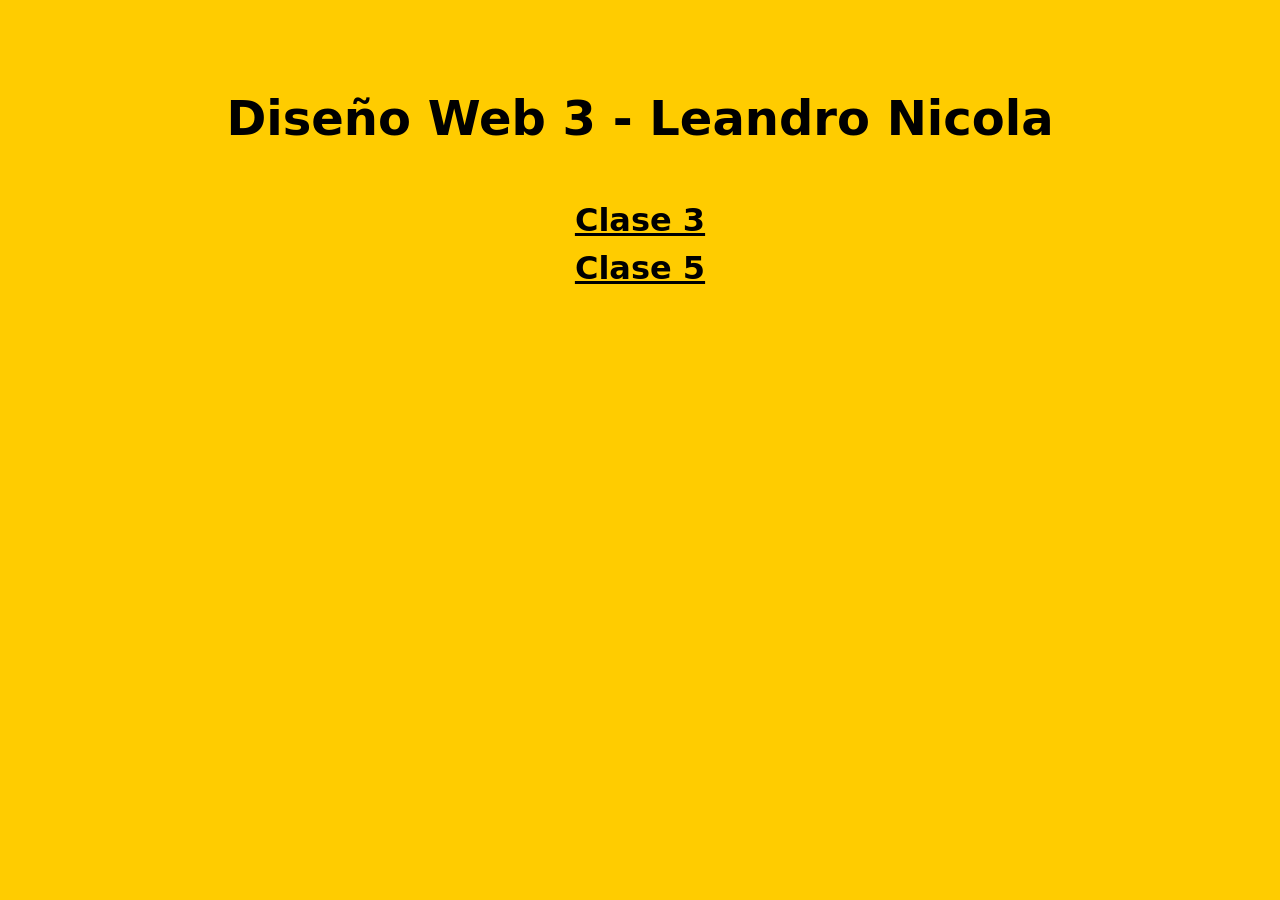
<file: index.html>
<!DOCTYPE html>
<html lang="en">
<head>
    <meta charset="UTF-8">
    <meta name="viewport" content="width=device-width, initial-scale=1.0">
    <title>Incio Diseño Web 3</title>
    <link rel="stylesheet" href="style.css">
</head>
<body>
    <h1>Diseño Web 3 - Leandro Nicola</h1>
    <div id="btn-clases">
        <a href="clase3/index.html">Clase 3</a>
        <a href="clase5/plantilla/index.html">Clase 5</a>
    </div>
</body>
</html>
</file>
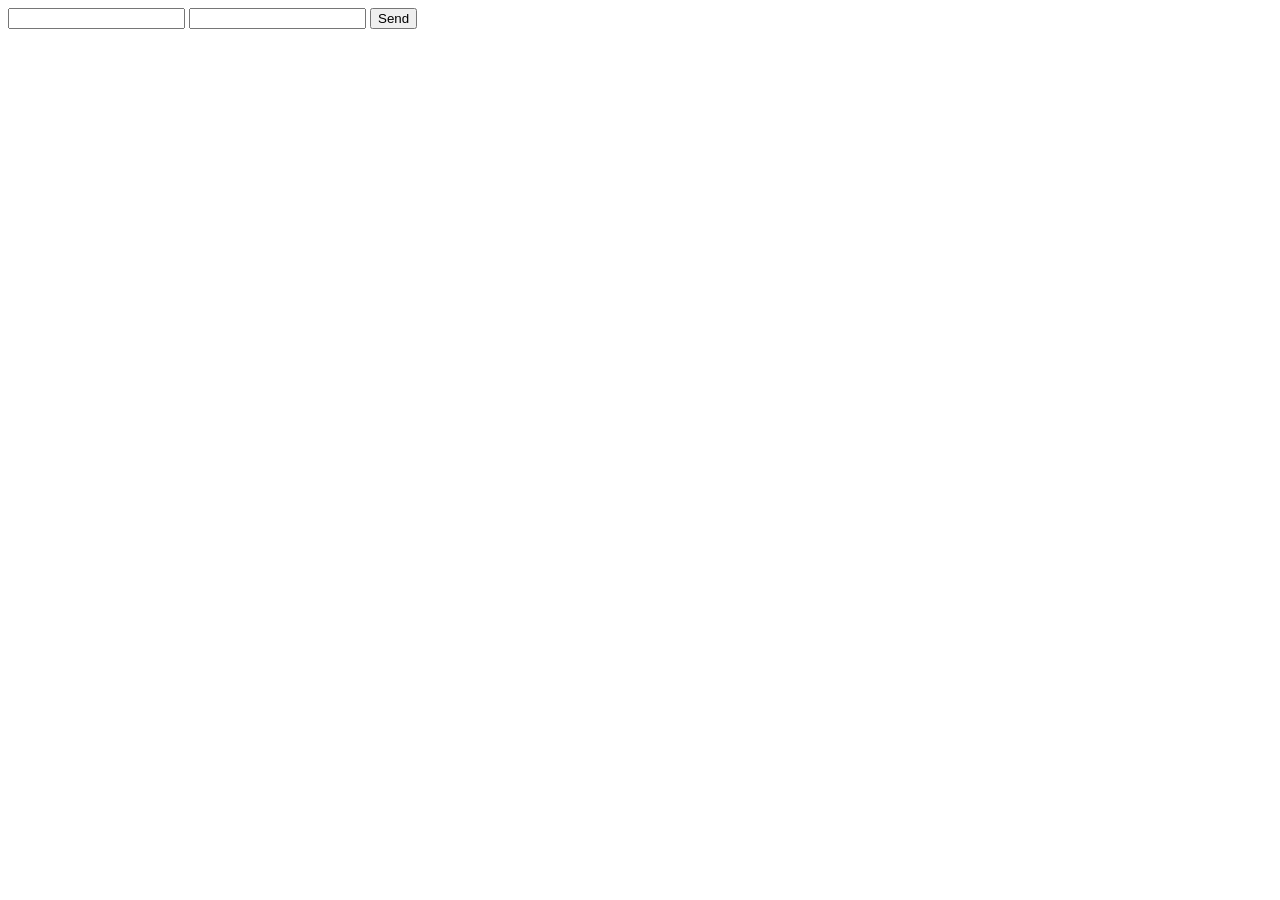
<file: clase5/index.html>
<!DOCTYPE html>
<html lang="en">
<head>
    <meta charset="UTF-8">
    <meta name="viewport" content="width=device-width, initial-scale=1.0">
    <title>Document</title>
</head>
<body>
    <form action="https://formsubmit.co/leandronicolaburguez@gmail.com" method="POST">
     <input type="text" name="name" required>
     <input type="email" name="email" required>
     <input type="hidden" name="_template" value="table">
     <button type="submit">Send</button>
</form>
</body>
</html>
</file>
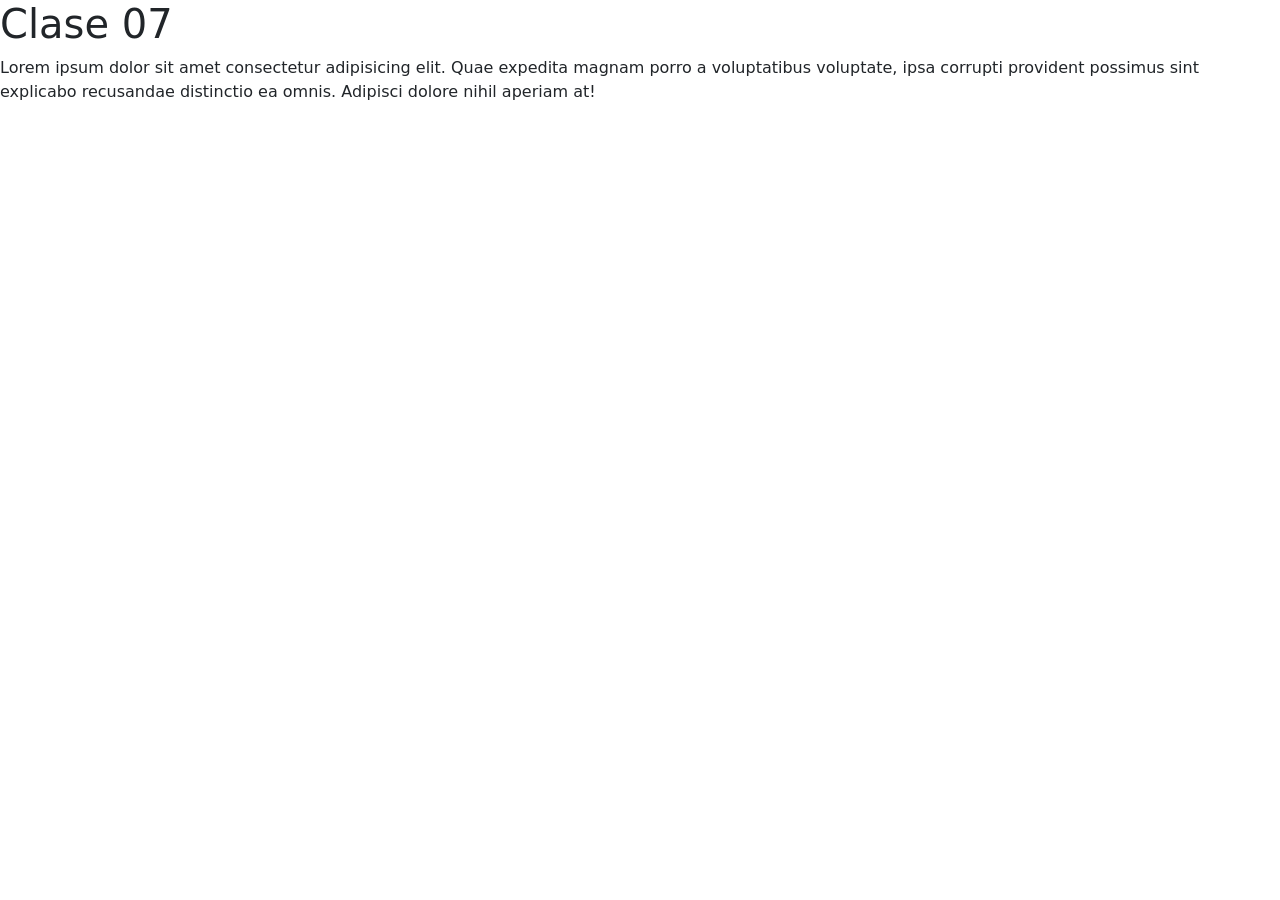
<file: clase7/index.html>
<!DOCTYPE html>
<html lang="en">
<head>
    <meta charset="UTF-8">
    <meta name="viewport" content="width=device-width, initial-scale=1.0">
    <title>Clase 7 - boostrap</title>
    <link rel="stylesheet" href="bootstrap-5.3.8-dist/css/bootstrap.css">
</head>
<body>
    <h1>Clase 07</h1>
    <p>Lorem ipsum dolor sit amet consectetur adipisicing elit. Quae expedita magnam porro a voluptatibus voluptate, ipsa corrupti provident possimus sint explicabo recusandae distinctio ea omnis. Adipisci dolore nihil aperiam at!</p>
    <h2></h2>
</body>
</html>
</file>
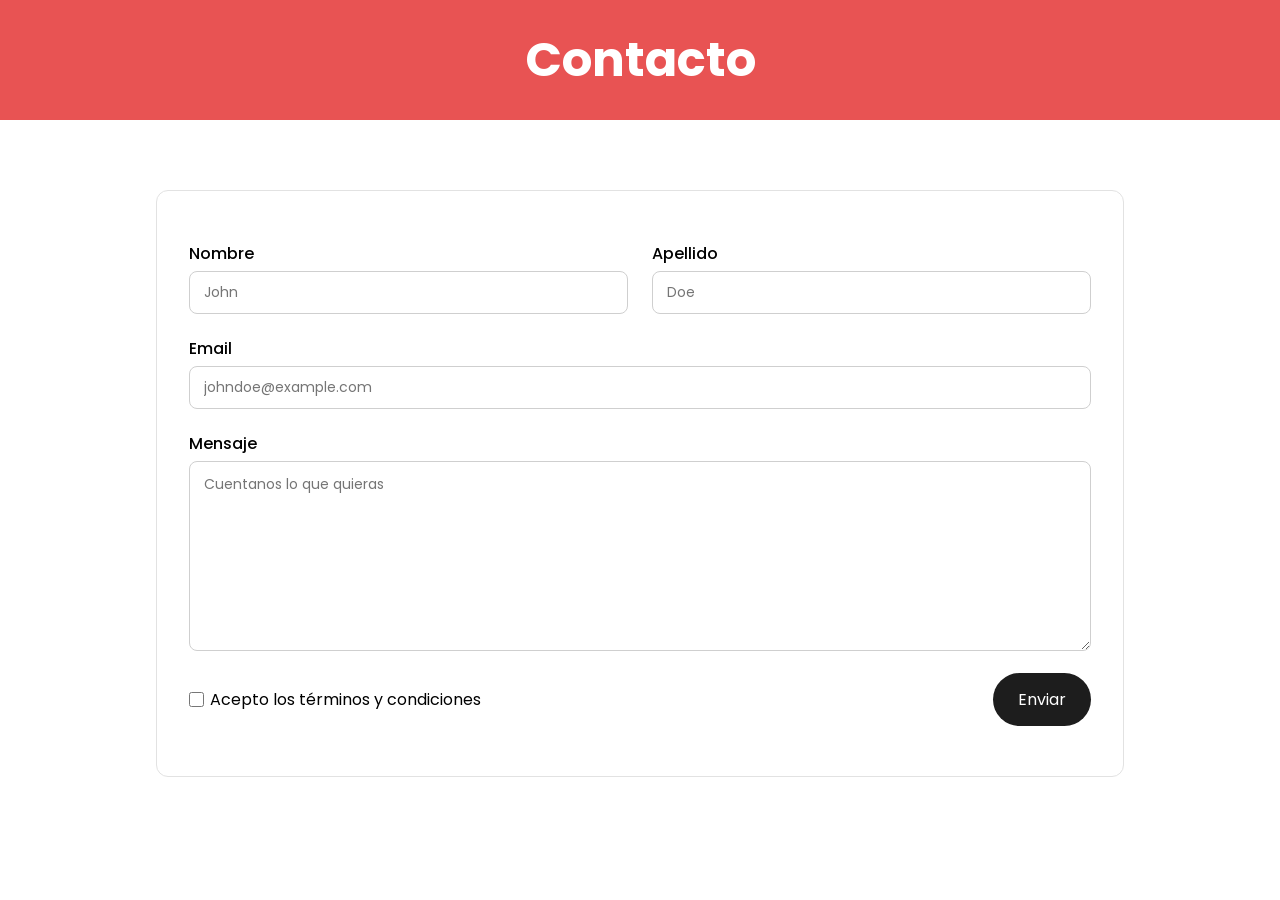
<file: clase5/plantilla/index.html>
<!doctype html>
<html lang="es">

<head>
    <meta charset="UTF-8" />
    <meta name="viewport" content="width=device-width, initial-scale=1.0" />
    <title>Formularios</title>
    <link rel="stylesheet" href="css/estilos.css" />
    <link rel="preconnect" href="https://fonts.googleapis.com" />
    <link rel="preconnect" href="https://fonts.gstatic.com" crossorigin />
    <link
        href="https://fonts.googleapis.com/css2?family=Poppins:ital,wght@0,100;0,200;0,300;0,400;0,500;0,600;0,700;0,800;0,900;1,100;1,200;1,300;1,400;1,500;1,600;1,700;1,800;1,900&display=swap"
        rel="stylesheet" />
</head>

<body>
    <header class="hero">
        <h1>Contacto</h1>
    </header>
    <main class="contenedor">
<form action="https://formsubmit.co/leandronicolaburguez@gmail.com" method="POST">

    <div class="fila">
        <div class="campo">
            <label for="nombre">Nombre</label>
            <input type="text" id="nombre" name="nombre" required placeholder="John">
        </div>

        <div class="campo">
            <label for="apellido">Apellido</label>
            <input type="text" id="apellido" name="apellido" required placeholder="Doe">
        </div>
    </div>

    <div class="campo">
        <label for="email">Email</label>
        <input type="email" id="email" name="email" required placeholder="johndoe@example.com">
    </div>

    <div class="campo">
        <label for="mensaje">Mensaje</label>
        <textarea
            id="mensaje"
            name="mensaje"
            placeholder="Cuentanos lo que quieras"
        ></textarea>
    </div>

    <input type="hidden" name="_template" value="table">
    <input type="hidden" name="_next" value="https://disenoweb3-2026.netlify.app/clase5/plantilla/gracias.html">

    <div class="form-footer">
        <label class="terminos">
            <input type="checkbox" id="terminos" required>
            <span>Acepto los términos y condiciones</span>
        </label>

        <button type="submit">Enviar</button>
    </div>

</form>
    </main>
</body>

</html>
</file>
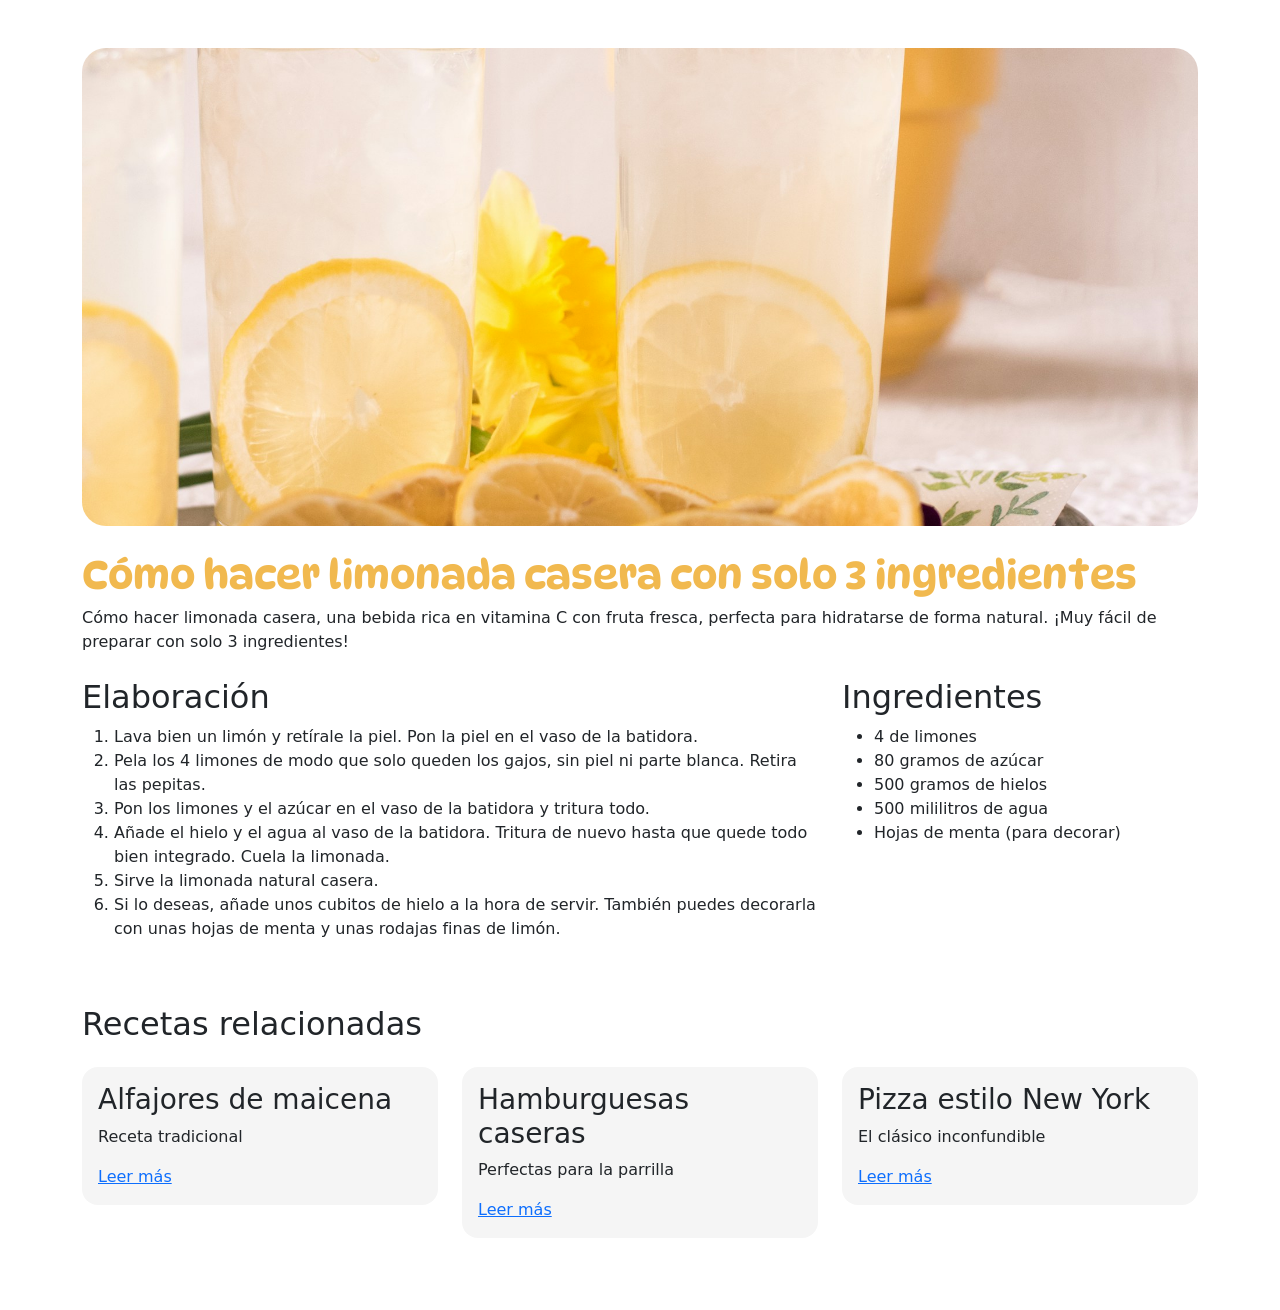
<file: clase8/ej1/index.html>
<!doctype html>
<html lang="es">

<head>
    <meta charset="UTF-8" />
    <meta name="viewport" content="width=device-width, initial-scale=1.0" />
    <title>Intro Bootstrap</title>
    <link rel="preconnect" href="https://fonts.googleapis.com" />
    <link rel="preconnect" href="https://fonts.gstatic.com" crossorigin />
    <link href="https://fonts.googleapis.com/css2?family=DynaPuff:wght@400..700&display=swap" rel="stylesheet" />
    <link href="https://cdn.jsdelivr.net/npm/bootstrap@5.3.3/dist/css/bootstrap.min.css" rel="stylesheet"
        integrity="sha384-QWTKZyjpPEjISv5WaRU9OFeRpok6YctnYmDr5pNlyT2bRjXh0JMhjY6hW+ALEwIH" crossorigin="anonymous" />
    <link rel="stylesheet" href="css/estilos.css" />
</head>

<body class="py-3 py-md-5">
    <main class="container">
        <section class="mb-5">
            <img class="foto-limonada" src="img/limonada.jpg" alt="Vasos de limonada" />
            <h1>Cómo hacer limonada casera con solo 3 ingredientes</h1>
            <p class="mb-4">
                Cómo hacer limonada casera, una bebida rica en vitamina C
                con fruta fresca, perfecta para hidratarse de forma natural.
                ¡Muy fácil de preparar con solo 3 ingredientes!
            </p>
            <div class="row">

                <div class="col-12 col-md-8">

                    <h2>Elaboración</h2>
                    <ol>
                        <li>
                            Lava bien un limón y retírale la piel. Pon la
                            piel en el vaso de la batidora.
                        </li>
                        <li>
                            Pela los 4 limones de modo que solo queden los
                            gajos, sin piel ni parte blanca. Retira las
                            pepitas.
                        </li>
                        <li>
                            Pon los limones y el azúcar en el vaso de la
                            batidora y tritura todo.
                        </li>
                        <li>
                            Añade el hielo y el agua al vaso de la batidora.
                            Tritura de nuevo hasta que quede todo bien
                            integrado. Cuela la limonada.
                        </li>
                        <li>Sirve la limonada natural casera.</li>
                        <li>
                            Si lo deseas, añade unos cubitos de hielo a la
                            hora de servir. También puedes decorarla con
                            unas hojas de menta y unas rodajas finas de
                            limón.
                        </li>
                    </ol>
                </div>


                <div class="col-12 col-md-4">
                    <h2>Ingredientes</h2>
                    <ul>
                        <li>4 de limones</li>
                        <li>80 gramos de azúcar</li>
                        <li>500 gramos de hielos</li>
                        <li>500 mililitros de agua</li>
                        <li>Hojas de menta (para decorar)</li>
                    </ul>
                </div>
            </div>
        </section>
        <section>
            <h2 class="mb-4">Recetas relacionadas</h2>

            <div class="row">

                <div class="col-12 col-md-4 mb-4">
                    <article>
                        <h3>Alfajores de maicena</h3>
                        <p>Receta tradicional</p>
                        <a href="#">Leer más</a>
                    </article>
                </div>

                <div class="col-12 col-md-4 mb-4">
                    <article>
                        <h3>Hamburguesas caseras</h3>
                        <p>Perfectas para la parrilla</p>
                        <a href="#">Leer más</a>
                    </article>
                </div>

                <div class="col-12 col-md-4">
                    <article>
                        <h3>Pizza estilo New York</h3>
                        <p>El clásico inconfundible</p>
                        <a href="#">Leer más</a>
                    </article>
                </div>

        </div>
        </section>
    </main>
</body>

</html>
</file>
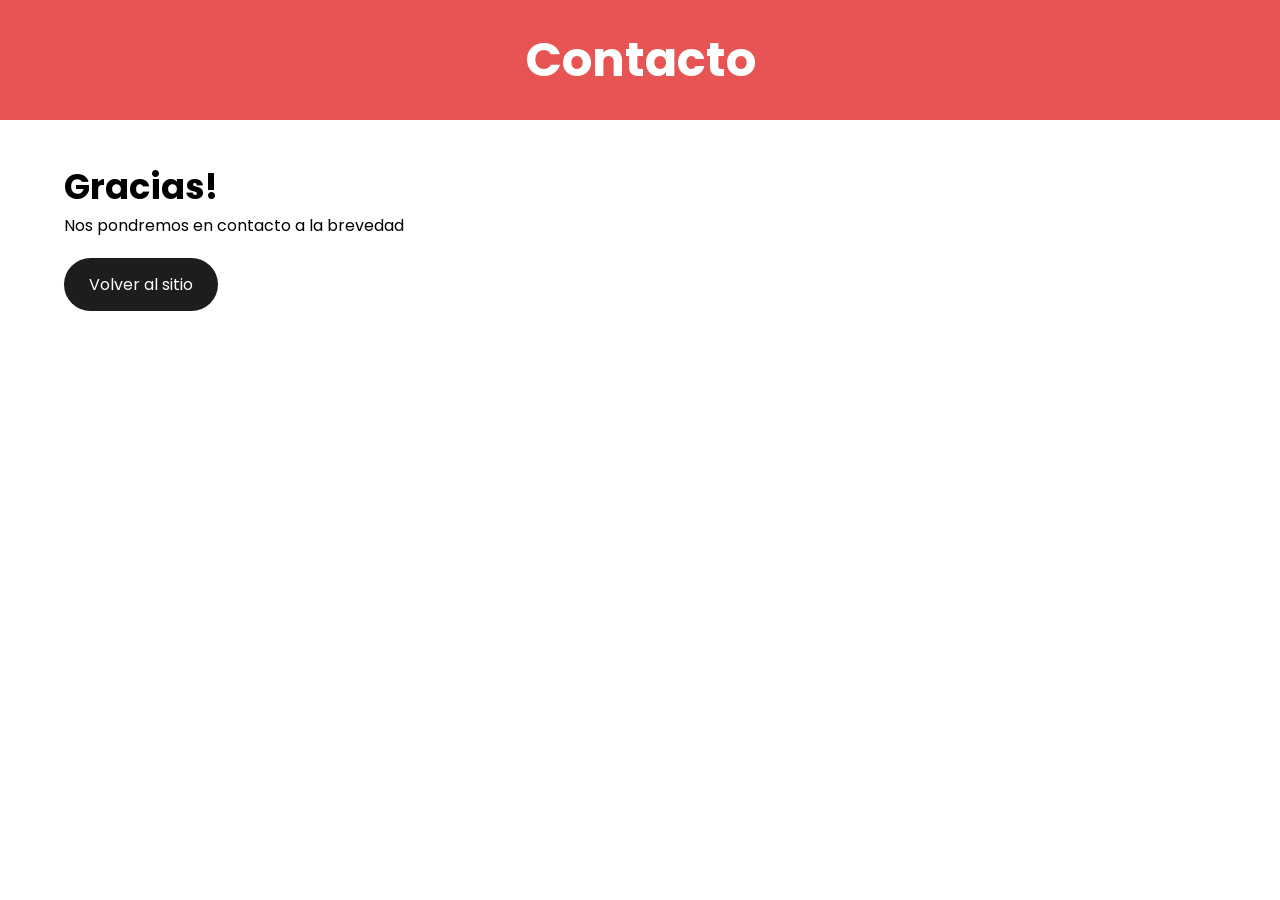
<file: clase5/plantilla/gracias.html>
<!doctype html>
<html lang="es">

<head>
    <meta charset="UTF-8" />
    <meta name="viewport" content="width=device-width, initial-scale=1.0" />
    <title>Formularios</title>
    <link rel="stylesheet" href="css/estilos.css" />
    <link rel="preconnect" href="https://fonts.googleapis.com" />
    <link rel="preconnect" href="https://fonts.gstatic.com" crossorigin />
    <link
        href="https://fonts.googleapis.com/css2?family=Poppins:ital,wght@0,100;0,200;0,300;0,400;0,500;0,600;0,700;0,800;0,900;1,100;1,200;1,300;1,400;1,500;1,600;1,700;1,800;1,900&display=swap"
        rel="stylesheet" />
</head>

<body>
    <header class="hero">
        <h1>Contacto</h1>
    </header>

    <main>
        <div class="gracias-content">
            <h2>Gracias!</h2>
            <p>Nos pondremos en contacto a la brevedad</p>
            <button><a href="index.html">Volver al sitio</a></button>
        </div>
    </main>
</body>
</html>
</file>
<file: style.css>
*{
    margin: 0;
    box-sizing: border-box;
    padding: 0;
    font-family:system-ui, -apple-system, BlinkMacSystemFont, 'Segoe UI', Roboto, Oxygen, Ubuntu, Cantarell, 'Open Sans', 'Helvetica Neue', sans-serif;
}

body{
    background-color: rgb(255, 204, 0);
}

h1{
display: flex;
justify-content: center;
margin-top: 10vh;
font-size: 3em;
font-weight: 900;
}

#btn-clases{
display: flex;
justify-content: center;
margin-top: 5vh;
}

a{
    text-decoration:underline;
    color: black;
    font-size: 2em;
    font-weight: 600;
}

a:hover{
    text-decoration: none   ;
}

#btn-clases{
    display: flex;
    flex-direction: column;
    align-items: center;
}

#btn-clases a{
    margin-top: 10px;

}
</file>
<file: clase5/plantilla/css/estilos.css>
* {
    box-sizing: border-box;
    margin: 0;
    padding: 0;
}

.contenedor {
    max-width: 1000px;
    margin-inline: auto;
    padding-inline: 1rem;
}

:root {
    --primario: rgb(232, 83, 83);
    accent-color: var(--primario);
} 

body {
    font-family: "Poppins", Arial, Helvetica, sans-serif;
}


h1 {
    font-size: 3rem;
}

h2 {
    font-size: 2.2rem;
}

header {
    padding: 24px;
    background-color: var(--primario);
    color: white;
    margin-bottom: 40px;
    text-align: center;
}


main.contenedor {
    max-width: 1000px;
    margin-top: 70px;
}

form {
    border: 1px solid #e2e2e2;
    border-radius: 12px;
    padding: 50px 32px;
}

.fila {
    display: grid;
    grid-template-columns: 1fr 1fr;
    gap: 24px;
}

.campo {
    display: flex;
    flex-direction: column;
    margin-bottom: 22px;
}

.campo label {
    font-size: 16px;
    font-weight: 500;
    margin-bottom: 5px;
}

.campo input,
.campo textarea {
    width: 100%;
    border: 1px solid #cfcfcf;
    border-radius: 8px;
    font-family: "Poppins", Arial, Helvetica, sans-serif;
    font-size: 14px;
    padding: 12px 14px;
    outline: none;
}

.campo input {
    height: 43px;
}

.campo textarea {
    height: 190px;
    resize: vertical;
}

.campo input:focus,
.campo textarea:focus {
    border-color: var(--primario);
}

.form-footer {
    display: flex;
    justify-content: space-between;
    align-items: center;
    margin-top: 10px;
}

.terminos {
    display: flex;
    align-items: center;
    gap: 6px;
    font-size: 16px;
}

.terminos input {
    width: 15px;
    height: 15px;
}

button {
    background-color: #1d1d1d;
    color: white;
    border: none;
    border-radius: 30px;
    padding: 14px 25px;
    font-family: "Poppins", Arial, Helvetica, sans-serif;
    font-size: 16px;
    cursor: pointer;
}

button:hover {
    background-color: #333;
}

.gracias-content{
    margin-left: 5vw;
}

.gracias-content button{
    margin-top: 20px;
}

.gracias-content a{
    text-decoration: none;
    color: white;
}
</file>
<file: clase8/ej1/css/estilos.css>
/* ⚠️ No tocar, el ejercicio debe ser resuelto utilizando clases de Bootstrap solamente ⚠️ */

h1 {
    font-family: "DynaPuff", Arial, Helvetica, sans-serif;
    color: #f1b94f;
}

img {
    max-width: 100%;
}

.foto-limonada {
    aspect-ratio: 21 / 9;
    width: 100%;
    object-fit: cover;
    object-position: 0 55%;
    border-radius: 24px;
    margin-bottom: 1.5rem;
}

article {
    background-color: whitesmoke;
    padding: 1rem;
    border-radius: 1rem;
}
</file>
